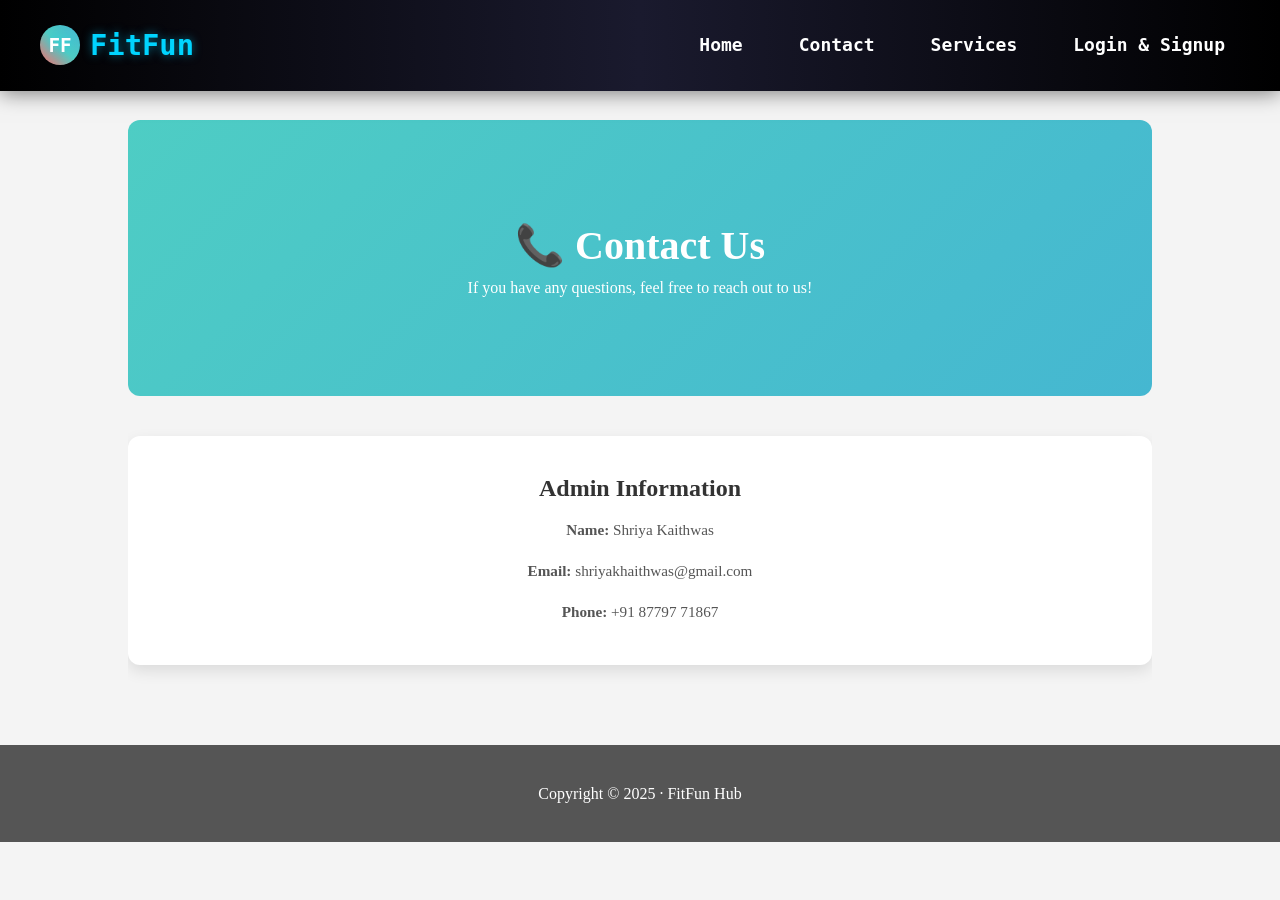
<file: about.html>
<!DOCTYPE html>
<html lang="en">
<head>
  <meta charset="UTF-8">
  <title>Contact Us - FitFun </title>
  <link rel="stylesheet" href="style.css">
</head>
<body>
  <!-- Header -->
  <header id="main-header">
    <nav id="navbar">
      <div class="logo">
        <div class="logo-icon">FF</div>
        FitFun 
      </div>
      <ul class="nav-links">
        <li><a href="index.html">Home</a></li>
        <li><a href="about.html" class="active">Contact</a></li>
        <li><a href="services.html">Services</a></li>
        <li><a href="auth.html">Login & Signup</a></li>
      </ul>
    </nav>
  </header>

  <!-- Contact Section -->
  <main style="margin-top:120px;" class="container">
    <section class="about-hero">
      <h1>📞 Contact Us</h1>
      <p>If you have any questions, feel free to reach out to us!</p>
    </section>

    <section class="about-sections">
      <div class="about-card">
        <h2>Admin Information</h2>
        <p><b>Name:</b> Shriya Kaithwas</p>
        <p><b>Email:</b> shriyakhaithwas@gmail.com</p>
        <p><b>Phone:</b> +91 87797 71867</p>
        
      </div>
    </section>
  </main>

  <!-- Footer -->
  <footer id="main-footer">
    <p>Copyright &copy; 2025 · FitFun Hub</p>
  </footer>
</body>
</html>
</file>
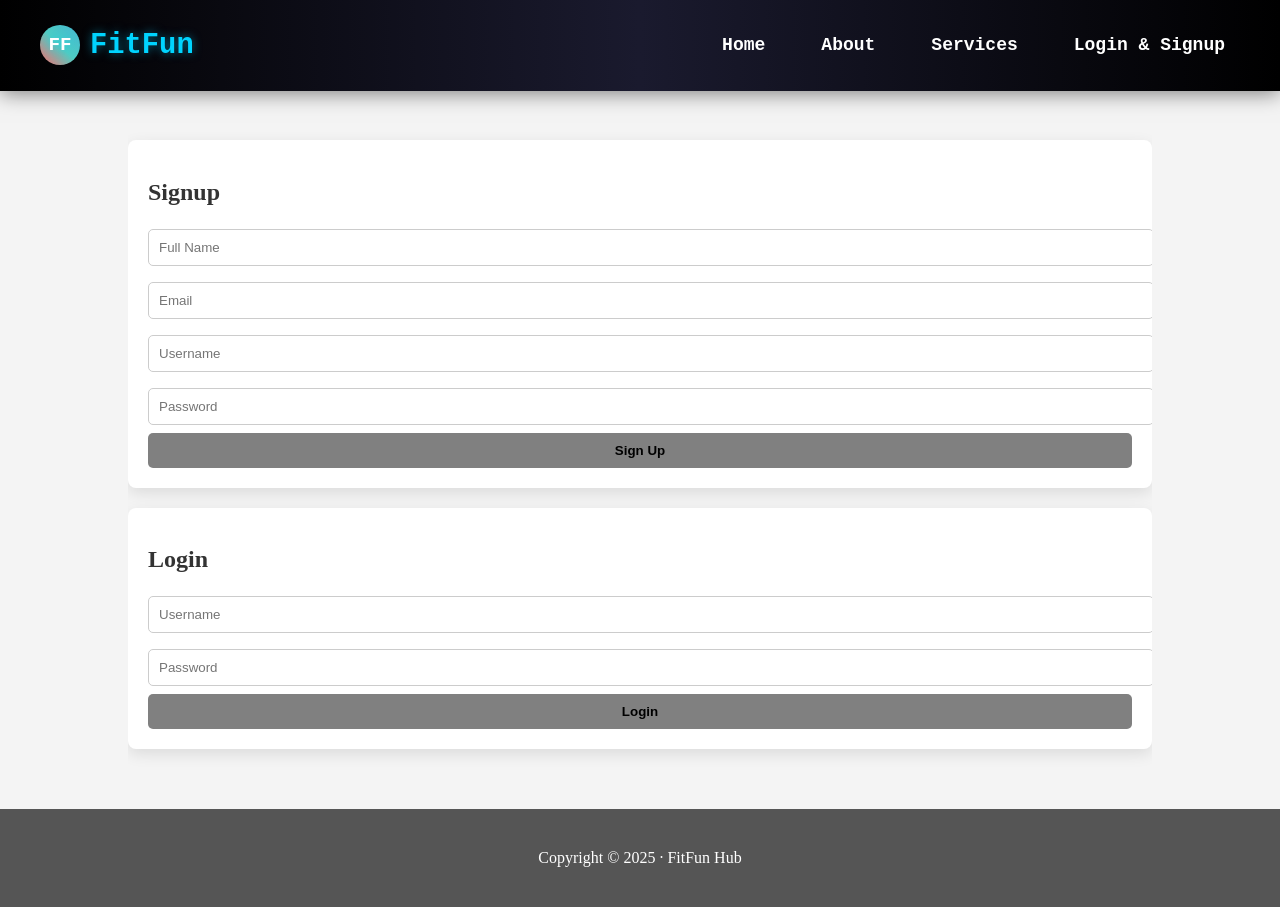
<file: auth.html>
<!DOCTYPE html>
<html lang="en">
<head>
  <meta charset="UTF-8">
  <title>FitFun  - Login & Signup</title>
  <link rel="stylesheet" href="style.css">
</head>
<body>
  <header id="main-header">
    <nav id="navbar">
      <div class="logo">
        <div class="logo-icon">FF</div>
        FitFun 
      </div>
      <ul class="nav-links">
        <li><a href="index.html">Home</a></li>
        <li><a href="index.html#about">About</a></li>
        <li><a href="index.html#services">Services</a></li>
        <li><a href="auth.html" class="active">Login & Signup</a></li>
      </ul>
    </nav>
  </header>

  <main style="margin-top:120px;" class="container">
    <section id="auth">
      <div class="form-box">
        <h2>Signup</h2>
        <form id="signupForm">
          <input type="text" id="fullName" placeholder="Full Name" required>
          <input type="email" id="email" placeholder="Email" required>
          <input type="text" id="usernameSignup" placeholder="Username" required>
          <input type="password" id="passwordSignup" placeholder="Password" required>
          <button type="submit">Sign Up</button>
        </form>
      </div>

      <div class="form-box">
        <h2>Login</h2>
        <form id="loginForm">
          <input type="text" id="usernameLogin" placeholder="Username" required>
          <input type="password" id="passwordLogin" placeholder="Password" required>
          <button type="submit">Login</button>
        </form>
      </div>

      <p id="message"></p>
    </section>
  </main>

  <footer id="main-footer">
    <p>Copyright © 2025 · FitFun Hub</p>
  </footer>

  <script src="api.js"></script>
  <script src="auth.js"></script>
</body>
</html>
</file>
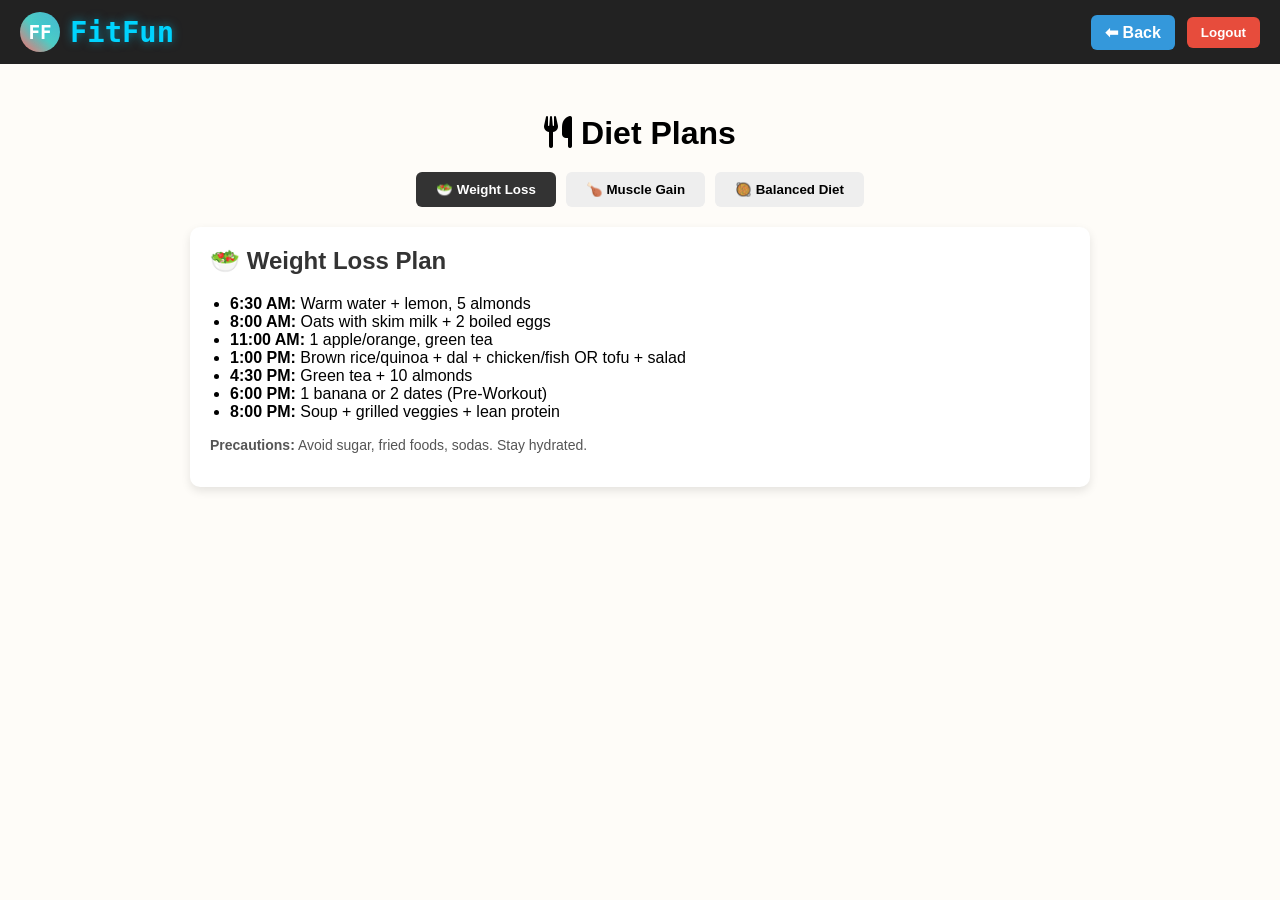
<file: diet.html>
<!DOCTYPE html>
<html lang="en">
<head>
  <meta charset="UTF-8">
  <meta name="viewport" content="width=device-width, initial-scale=1.0">
  <title>Diet Plans - FitFun </title>
  <link rel="stylesheet" href="diet.css">
  <link rel="stylesheet" href="https://cdnjs.cloudflare.com/ajax/libs/font-awesome/6.5.0/css/all.min.css">
</head>
<body>

  <!-- Navbar -->
  <nav class="navbar">
    <div class="logo">
      <span class="logo-icon">FF</span> FitFun 
    </div>
    <div class="nav-actions">
      <a href="fit.html" class="back-btn">⬅ Back</a>
      <button id="logoutBtn" class="logout-btn">Logout</button>
    </div>
  </nav>

  <!-- Main Diet Section -->
  <main class="container">
  <h1><i class="fa-solid fa-utensils"></i> Diet Plans</h1>

  <!-- Tabs -->
  <div class="tabs">
    <button class="tab-btn active" data-target="weight">🥗 Weight Loss</button>
    <button class="tab-btn" data-target="muscle">🍗 Muscle Gain</button>
    <button class="tab-btn" data-target="balanced">🥘 Balanced Diet</button>
  </div>

  <!-- Diet Content -->
  <section id="weight" class="diet-card tab-content active">
    <h2>🥗 Weight Loss Plan</h2>
    <ul>
      <li><b>6:30 AM:</b> Warm water + lemon, 5 almonds</li>
      <li><b>8:00 AM:</b> Oats with skim milk + 2 boiled eggs</li>
      <li><b>11:00 AM:</b> 1 apple/orange, green tea</li>
      <li><b>1:00 PM:</b> Brown rice/quinoa + dal + chicken/fish OR tofu + salad</li>
      <li><b>4:30 PM:</b> Green tea + 10 almonds</li>
      <li><b>6:00 PM:</b> 1 banana or 2 dates (Pre-Workout)</li>
      <li><b>8:00 PM:</b> Soup + grilled veggies + lean protein</li>
    </ul>
    <p><b>Precautions:</b> Avoid sugar, fried foods, sodas. Stay hydrated.</p>
  </section>

  <section id="muscle" class="diet-card tab-content">
    <h2>🍗 Muscle Gain Plan</h2>
    <ul>
      <li><b>6:30 AM:</b> Warm water + honey, almonds, walnuts</li>
      <li><b>8:00 AM:</b> 4 egg whites + 2 whole eggs OR paneer, 2 bread slices, banana shake</li>
      <li><b>11:00 AM:</b> Yogurt + granola + nuts</li>
      <li><b>1:30 PM:</b> Rice/roti, dal, 150–200g chicken/fish OR 100g paneer, veggies</li>
      <li><b>4:30 PM:</b> Protein shake + fruit</li>
      <li><b>6:00 PM:</b> Brown bread + peanut butter, 2 dates (Pre-Workout)</li>
      <li><b>7:30 PM:</b> Whey protein + 1 banana (Post-Workout)</li>
      <li><b>9:00 PM:</b> Chicken/fish/paneer + sweet potato + salad</li>
    </ul>
    <p><b>Precautions:</b> Eat every 3 hours, avoid junk, get 7–8 hours sleep.</p>
  </section>

  <section id="balanced" class="diet-card tab-content">
    <h2>🥘 Balanced Diet (Maintain)</h2>
    <ul>
      <li><b>6:30 AM:</b> Warm water, 4 almonds</li>
      <li><b>8:00 AM:</b> 2 boiled eggs OR paneer + 2 chapatis</li>
      <li><b>11:00 AM:</b> Seasonal fruit</li>
      <li><b>1:00 PM:</b> Roti/rice, dal, sabzi, salad</li>
      <li><b>4:30 PM:</b> Green tea + roasted chickpeas</li>
      <li><b>8:00 PM:</b> Khichdi/roti, paneer/chicken/fish, salad</li>
    </ul>
    <p><b>Precautions:</b> Balanced meals, avoid overeating, stay hydrated.</p>
  </section>
</main>

  <script src="api.js"></script>
  <script src="diet.js"></script>
</body>
</html>
</file>
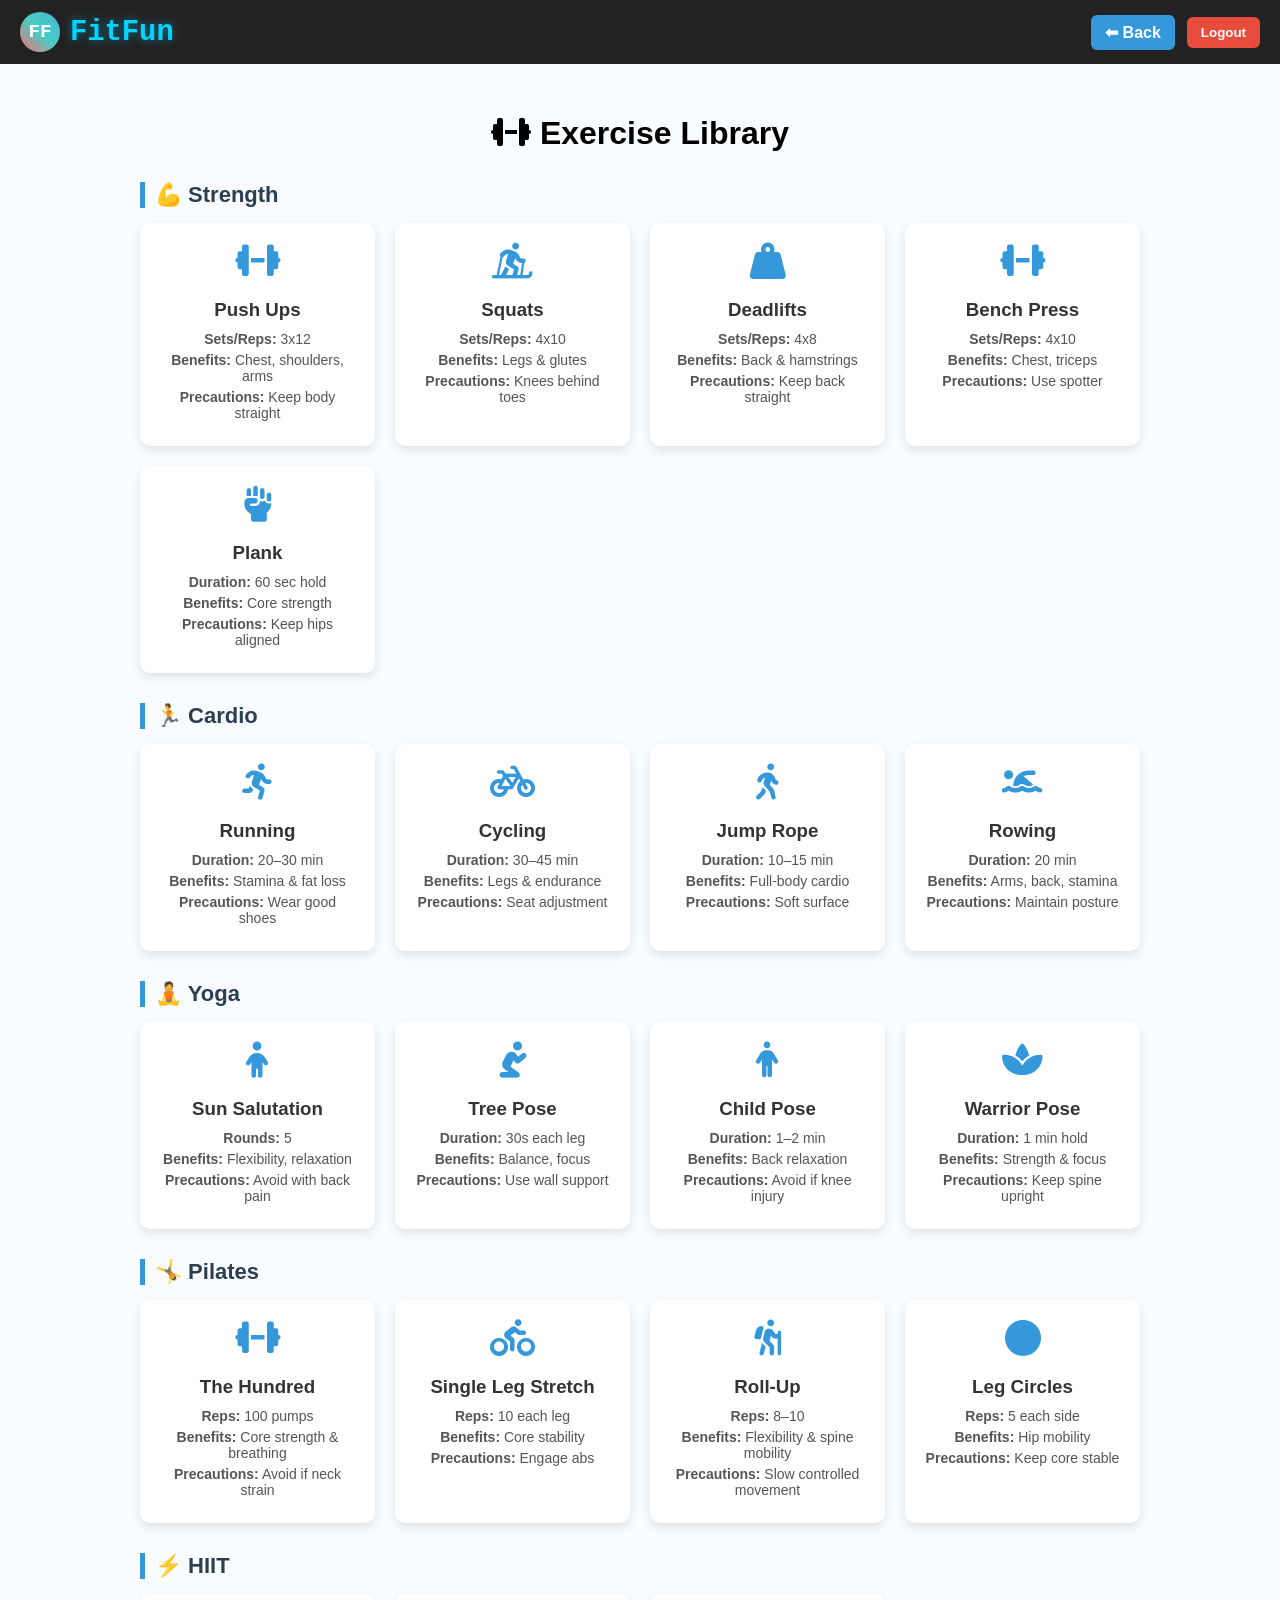
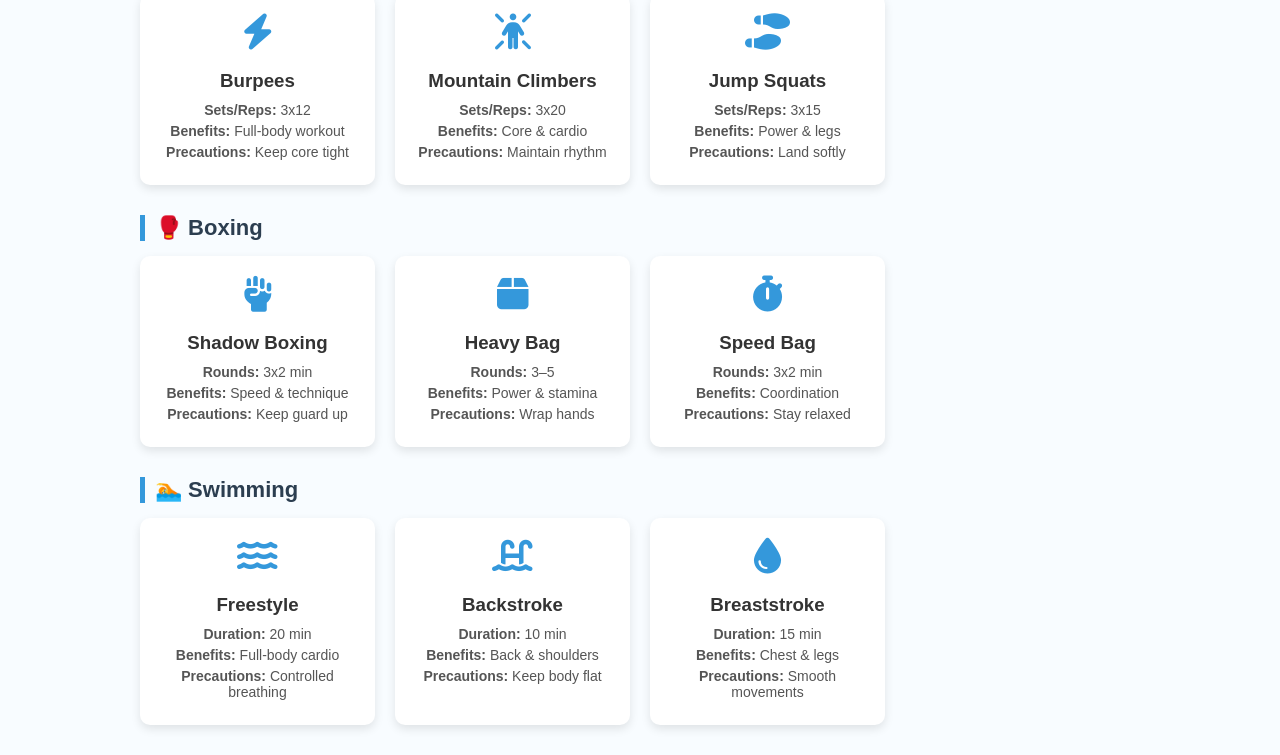
<file: exercise.html>
<!DOCTYPE html>
<html lang="en">
<head>
  <meta charset="UTF-8">
  <meta name="viewport" content="width=device-width, initial-scale=1.0">
  <title>Exercise Library - FitFun </title>
  <link rel="stylesheet" href="exercise.css">
  <link rel="stylesheet" href="https://cdnjs.cloudflare.com/ajax/libs/font-awesome/6.5.0/css/all.min.css">
</head>
<body>

  <!-- Navbar -->
  <nav class="navbar">
    <div class="logo">
      <span class="logo-icon">FF</span> FitFun 
    </div>
    <div class="nav-actions">
      <a href="fit.html" class="back-btn">⬅ Back</a>
      <button id="logoutBtn" class="logout-btn">Logout</button>
    </div>
  </nav>

  <!-- Main Exercise Section -->
  <main class="container">
    <h1><i class="fa-solid fa-dumbbell"></i> Exercise Library</h1>

    <!-- Strength -->
    <h2 class="category-title">💪 Strength</h2>
    <div class="exercise-grid">
      <div class="exercise-card">
        <i class="fa-solid fa-dumbbell icon"></i>
        <h3>Push Ups</h3>
        <p><b>Sets/Reps:</b> 3x12</p>
        <p><b>Benefits:</b> Chest, shoulders, arms</p>
        <p><b>Precautions:</b> Keep body straight</p>
      </div>
      <div class="exercise-card">
        <i class="fa-solid fa-person-skiing-nordic icon"></i>
        <h3>Squats</h3>
        <p><b>Sets/Reps:</b> 4x10</p>
        <p><b>Benefits:</b> Legs & glutes</p>
        <p><b>Precautions:</b> Knees behind toes</p>
      </div>
      <div class="exercise-card">
        <i class="fa-solid fa-weight-hanging icon"></i>
        <h3>Deadlifts</h3>
        <p><b>Sets/Reps:</b> 4x8</p>
        <p><b>Benefits:</b> Back & hamstrings</p>
        <p><b>Precautions:</b> Keep back straight</p>
      </div>
      <div class="exercise-card">
        <i class="fa-solid fa-dumbbell icon"></i>
        <h3>Bench Press</h3>
        <p><b>Sets/Reps:</b> 4x10</p>
        <p><b>Benefits:</b> Chest, triceps</p>
        <p><b>Precautions:</b> Use spotter</p>
      </div>
      <div class="exercise-card">
        <i class="fa-solid fa-hand-fist icon"></i>
        <h3>Plank</h3>
        <p><b>Duration:</b> 60 sec hold</p>
        <p><b>Benefits:</b> Core strength</p>
        <p><b>Precautions:</b> Keep hips aligned</p>
      </div>
    </div>

    <!-- Cardio -->
    <h2 class="category-title">🏃 Cardio</h2>
    <div class="exercise-grid">
      <div class="exercise-card">
        <i class="fa-solid fa-person-running icon"></i>
        <h3>Running</h3>
        <p><b>Duration:</b> 20–30 min</p>
        <p><b>Benefits:</b> Stamina & fat loss</p>
        <p><b>Precautions:</b> Wear good shoes</p>
      </div>
      <div class="exercise-card">
        <i class="fa-solid fa-bicycle icon"></i>
        <h3>Cycling</h3>
        <p><b>Duration:</b> 30–45 min</p>
        <p><b>Benefits:</b> Legs & endurance</p>
        <p><b>Precautions:</b> Seat adjustment</p>
      </div>
      <div class="exercise-card">
        <i class="fa-solid fa-person-walking icon"></i>
        <h3>Jump Rope</h3>
        <p><b>Duration:</b> 10–15 min</p>
        <p><b>Benefits:</b> Full-body cardio</p>
        <p><b>Precautions:</b> Soft surface</p>
      </div>
      <div class="exercise-card">
        <i class="fa-solid fa-person-swimming icon"></i>
        <h3>Rowing</h3>
        <p><b>Duration:</b> 20 min</p>
        <p><b>Benefits:</b> Arms, back, stamina</p>
        <p><b>Precautions:</b> Maintain posture</p>
      </div>
    </div>

    <!-- Yoga -->
    <h2 class="category-title">🧘 Yoga</h2>
    <div class="exercise-grid">
      <div class="exercise-card">
        <i class="fa-solid fa-child icon"></i>
        <h3>Sun Salutation</h3>
        <p><b>Rounds:</b> 5</p>
        <p><b>Benefits:</b> Flexibility, relaxation</p>
        <p><b>Precautions:</b> Avoid with back pain</p>
      </div>
      <div class="exercise-card">
        <i class="fa-solid fa-person-praying icon"></i>
        <h3>Tree Pose</h3>
        <p><b>Duration:</b> 30s each leg</p>
        <p><b>Benefits:</b> Balance, focus</p>
        <p><b>Precautions:</b> Use wall support</p>
      </div>
      <div class="exercise-card">
        <i class="fa-solid fa-person icon"></i>
        <h3>Child Pose</h3>
        <p><b>Duration:</b> 1–2 min</p>
        <p><b>Benefits:</b> Back relaxation</p>
        <p><b>Precautions:</b> Avoid if knee injury</p>
      </div>
      <div class="exercise-card">
        <i class="fa-solid fa-spa icon"></i>
        <h3>Warrior Pose</h3>
        <p><b>Duration:</b> 1 min hold</p>
        <p><b>Benefits:</b> Strength & focus</p>
        <p><b>Precautions:</b> Keep spine upright</p>
      </div>
    </div>

    <!-- Pilates -->
    <h2 class="category-title">🤸 Pilates</h2>
    <div class="exercise-grid">
      <div class="exercise-card">
        <i class="fa-solid fa-dumbbell icon"></i>
        <h3>The Hundred</h3>
        <p><b>Reps:</b> 100 pumps</p>
        <p><b>Benefits:</b> Core strength & breathing</p>
        <p><b>Precautions:</b> Avoid if neck strain</p>
      </div>
      <div class="exercise-card">
        <i class="fa-solid fa-person-biking icon"></i>
        <h3>Single Leg Stretch</h3>
        <p><b>Reps:</b> 10 each leg</p>
        <p><b>Benefits:</b> Core stability</p>
        <p><b>Precautions:</b> Engage abs</p>
      </div>
      <div class="exercise-card">
        <i class="fa-solid fa-person-hiking icon"></i>
        <h3>Roll-Up</h3>
        <p><b>Reps:</b> 8–10</p>
        <p><b>Benefits:</b> Flexibility & spine mobility</p>
        <p><b>Precautions:</b> Slow controlled movement</p>
      </div>
      <div class="exercise-card">
        <i class="fa-solid fa-circle icon"></i>
        <h3>Leg Circles</h3>
        <p><b>Reps:</b> 5 each side</p>
        <p><b>Benefits:</b> Hip mobility</p>
        <p><b>Precautions:</b> Keep core stable</p>
      </div>
    </div>

    <!-- HIIT -->
    <h2 class="category-title">⚡ HIIT</h2>
    <div class="exercise-grid">
      <div class="exercise-card">
        <i class="fa-solid fa-bolt icon"></i>
        <h3>Burpees</h3>
        <p><b>Sets/Reps:</b> 3x12</p>
        <p><b>Benefits:</b> Full-body workout</p>
        <p><b>Precautions:</b> Keep core tight</p>
      </div>
      <div class="exercise-card">
        <i class="fa-solid fa-person-rays icon"></i>
        <h3>Mountain Climbers</h3>
        <p><b>Sets/Reps:</b> 3x20</p>
        <p><b>Benefits:</b> Core & cardio</p>
        <p><b>Precautions:</b> Maintain rhythm</p>
      </div>
      <div class="exercise-card">
        <i class="fa-solid fa-shoe-prints icon"></i>
        <h3>Jump Squats</h3>
        <p><b>Sets/Reps:</b> 3x15</p>
        <p><b>Benefits:</b> Power & legs</p>
        <p><b>Precautions:</b> Land softly</p>
      </div>
    </div>

    <!-- Boxing -->
    <h2 class="category-title">🥊 Boxing</h2>
    <div class="exercise-grid">
      <div class="exercise-card">
        <i class="fa-solid fa-hand-fist icon"></i>
        <h3>Shadow Boxing</h3>
        <p><b>Rounds:</b> 3x2 min</p>
        <p><b>Benefits:</b> Speed & technique</p>
        <p><b>Precautions:</b> Keep guard up</p>
      </div>
      <div class="exercise-card">
        <i class="fa-solid fa-box icon"></i>
        <h3>Heavy Bag</h3>
        <p><b>Rounds:</b> 3–5</p>
        <p><b>Benefits:</b> Power & stamina</p>
        <p><b>Precautions:</b> Wrap hands</p>
      </div>
      <div class="exercise-card">
        <i class="fa-solid fa-stopwatch icon"></i>
        <h3>Speed Bag</h3>
        <p><b>Rounds:</b> 3x2 min</p>
        <p><b>Benefits:</b> Coordination</p>
        <p><b>Precautions:</b> Stay relaxed</p>
      </div>
    </div>

    <!-- Swimming -->
    <h2 class="category-title">🏊 Swimming</h2>
    <div class="exercise-grid">
      <div class="exercise-card">
        <i class="fa-solid fa-water icon"></i>
        <h3>Freestyle</h3>
        <p><b>Duration:</b> 20 min</p>
        <p><b>Benefits:</b> Full-body cardio</p>
        <p><b>Precautions:</b> Controlled breathing</p>
      </div>
      <div class="exercise-card">
        <i class="fa-solid fa-water-ladder icon"></i>
        <h3>Backstroke</h3>
        <p><b>Duration:</b> 10 min</p>
        <p><b>Benefits:</b> Back & shoulders</p>
        <p><b>Precautions:</b> Keep body flat</p>
      </div>
      <div class="exercise-card">
        <i class="fa-solid fa-droplet icon"></i>
        <h3>Breaststroke</h3>
        <p><b>Duration:</b> 15 min</p>
        <p><b>Benefits:</b> Chest & legs</p>
        <p><b>Precautions:</b> Smooth movements</p>
      </div>
    </div>
  </main>
      <script src="api.js"></script>
  <script src="exercise.js"></script>
</body>
</html>
</file>
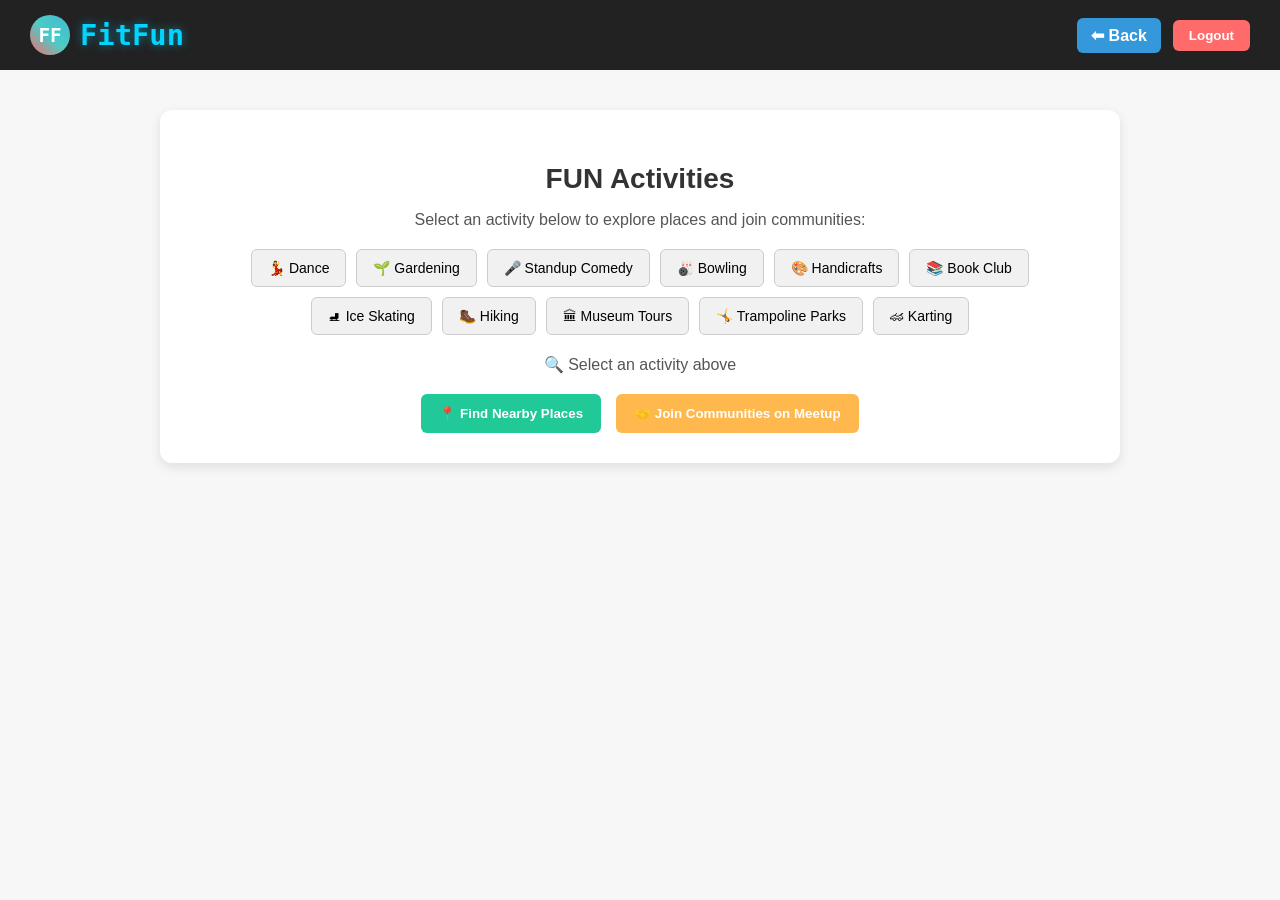
<file: fun.html>
<!DOCTYPE html>
<html lang="en">
<head>
  <meta charset="UTF-8">
  <title>FUN Section - FitFun </title>
  <link rel="stylesheet" href="fun.css">
</head>
<body>
  <!-- Navbar -->
  <nav class="navbar">
    <div class="logo">
      <div class="logo-icon">FF</div>
                FitFun 
            </div>
    </div>
    <div class="nav-actions">
    <a href="dashboard.html" class="back-btn">⬅ Back</a>
    <button id="logoutBtn" class="logout-btn">Logout</button>
  </div>
  </nav>

  <!-- Main FUN Section -->
  <div class="fun-container">
    <h2> FUN Activities</h2>
    <p>Select an activity below to explore places and join communities:</p>

    <!-- Activities grid -->
<div class="activities">
  <button class="activity" data-activity="Dance classes near me">💃 Dance</button>
  <button class="activity" data-activity="Gardening workshops near me">🌱 Gardening</button>
  <button class="activity" data-activity="Comedy clubs near me">🎤 Standup Comedy</button>
  <button class="activity" data-activity="Bowling alleys near me">🎳 Bowling</button>
  <button class="activity" data-activity="Handicraft workshops near me">🎨 Handicrafts</button>
  <button class="activity" data-activity="Book clubs near me">📚 Book Club</button>
  <button class="activity" data-activity="Ice skating rinks near me">⛸ Ice Skating</button>
  <button class="activity" data-activity="Hiking trails near me">🥾 Hiking</button>
  <button class="activity" data-activity="Museums near me">🏛 Museum Tours</button>
  <button class="activity" data-activity="Trampoline parks near me">🤸 Trampoline Parks</button>
  <button class="activity" data-activity="Go karting near me">🏎 Karting</button>
</div>

<!-- Show selection -->
<p id="selectedActivity">🔍 Select an activity above</p>

<!-- Actions -->
<div class="actions">
  <button class="btn find">📍 Find Nearby Places</button>
  <button class="btn meetup">🤝 Join Communities on Meetup</button>
 
</div>
</div>
  <script src="api.js"></script>
  <script src="fun.js"></script>
</body>
</html>
</file>
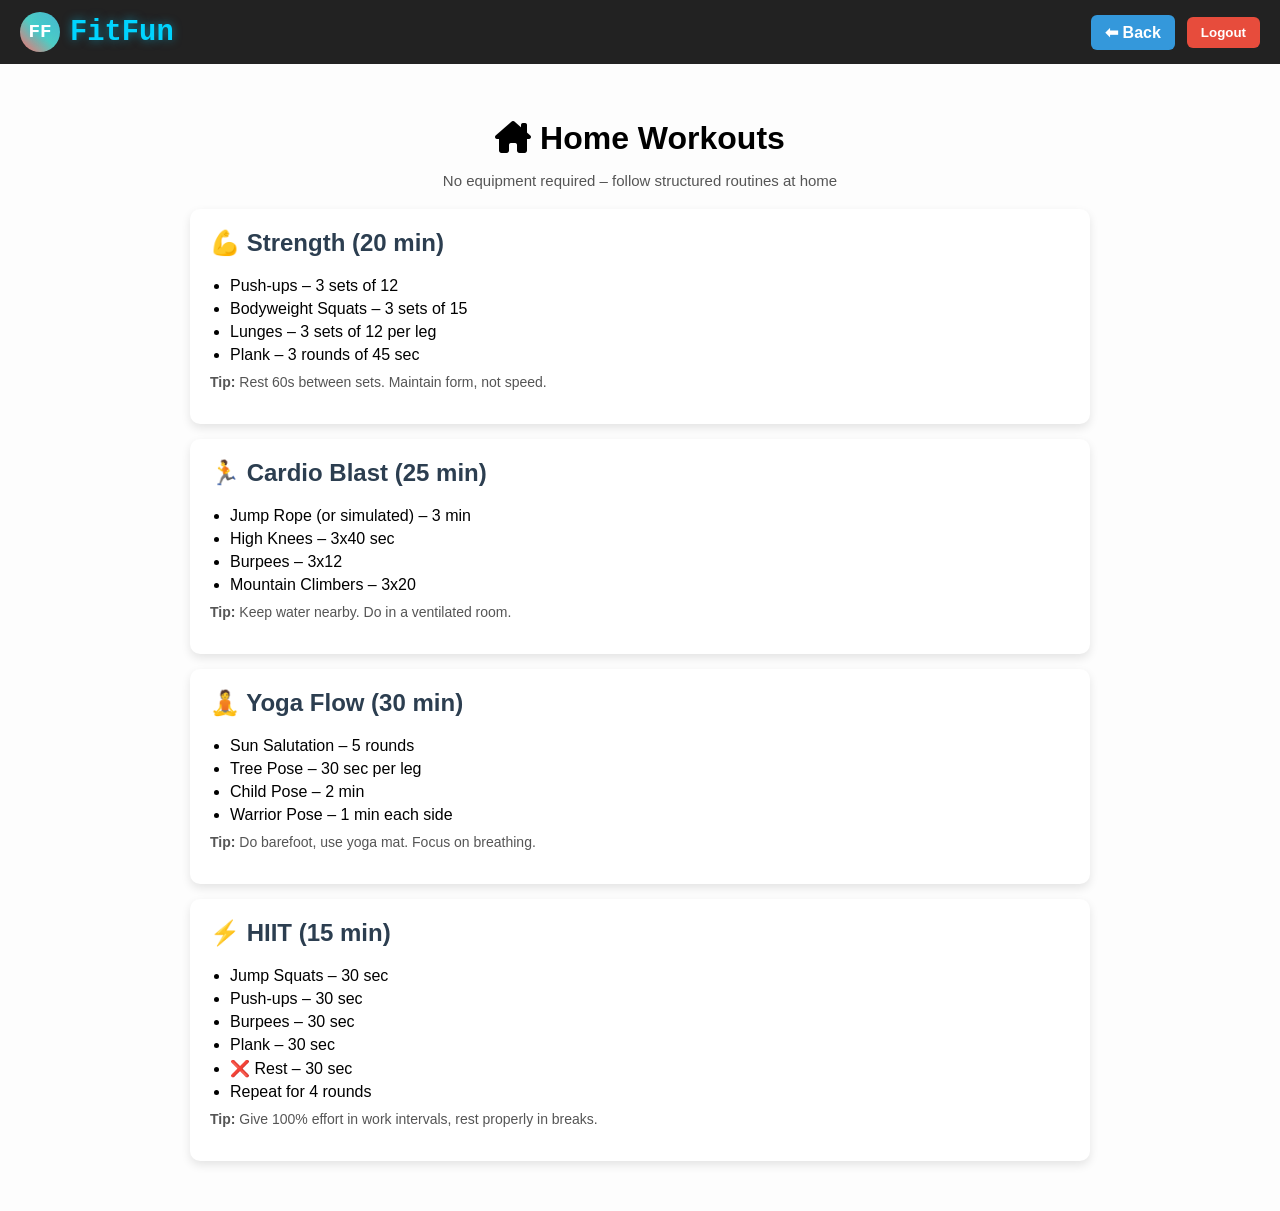
<file: homeworkout.html>
<!DOCTYPE html>
<html lang="en">
<head>
  <meta charset="UTF-8">
  <meta name="viewport" content="width=device-width, initial-scale=1.0">
  <title>Home Workouts - FitFun </title>
  <link rel="stylesheet" href="homeworkout.css">
  <link rel="stylesheet" href="https://cdnjs.cloudflare.com/ajax/libs/font-awesome/6.5.0/css/all.min.css">
</head>
<body>

  <!-- Navbar -->
  <nav class="navbar">
    <div class="logo">
      <span class="logo-icon">FF</span> FitFun 
    </div>
    <div class="nav-actions">
      <a href="fit.html" class="back-btn">⬅ Back</a>
      <button id="logoutBtn" class="logout-btn">Logout</button>
    </div>
  </nav>

  <!-- Main Content -->
  <main class="container">
    <h1><i class="fa-solid fa-house-chimney"></i> Home Workouts</h1>
    <p class="subtitle">No equipment required – follow structured routines at home</p>

    <!-- Strength -->
    <section class="workout-card">
      <h2>💪 Strength (20 min)</h2>
      <ul>
        <li>Push-ups – 3 sets of 12</li>
        <li>Bodyweight Squats – 3 sets of 15</li>
        <li>Lunges – 3 sets of 12 per leg</li>
        <li>Plank – 3 rounds of 45 sec</li>
      </ul>
      <p><b>Tip:</b> Rest 60s between sets. Maintain form, not speed.</p>
    </section>

    <!-- Cardio -->
    <section class="workout-card">
      <h2>🏃 Cardio Blast (25 min)</h2>
      <ul>
        <li>Jump Rope (or simulated) – 3 min</li>
        <li>High Knees – 3x40 sec</li>
        <li>Burpees – 3x12</li>
        <li>Mountain Climbers – 3x20</li>
      </ul>
      <p><b>Tip:</b> Keep water nearby. Do in a ventilated room.</p>
    </section>

    <!-- Yoga -->
    <section class="workout-card">
      <h2>🧘 Yoga Flow (30 min)</h2>
      <ul>
        <li>Sun Salutation – 5 rounds</li>
        <li>Tree Pose – 30 sec per leg</li>
        <li>Child Pose – 2 min</li>
        <li>Warrior Pose – 1 min each side</li>
      </ul>
      <p><b>Tip:</b> Do barefoot, use yoga mat. Focus on breathing.</p>
    </section>

    <!-- HIIT -->
    <section class="workout-card">
      <h2>⚡ HIIT (15 min)</h2>
      <ul>
        <li>Jump Squats – 30 sec</li>
        <li>Push-ups – 30 sec</li>
        <li>Burpees – 30 sec</li>
        <li>Plank – 30 sec</li>
        <li>❌ Rest – 30 sec</li>
        <li>Repeat for 4 rounds</li>
      </ul>
      <p><b>Tip:</b> Give 100% effort in work intervals, rest properly in breaks.</p>
    </section>
  </main>
  <script src="api.js"></script>
  <script src="homeworkout.js"></script>
</body>
</html>
</file>
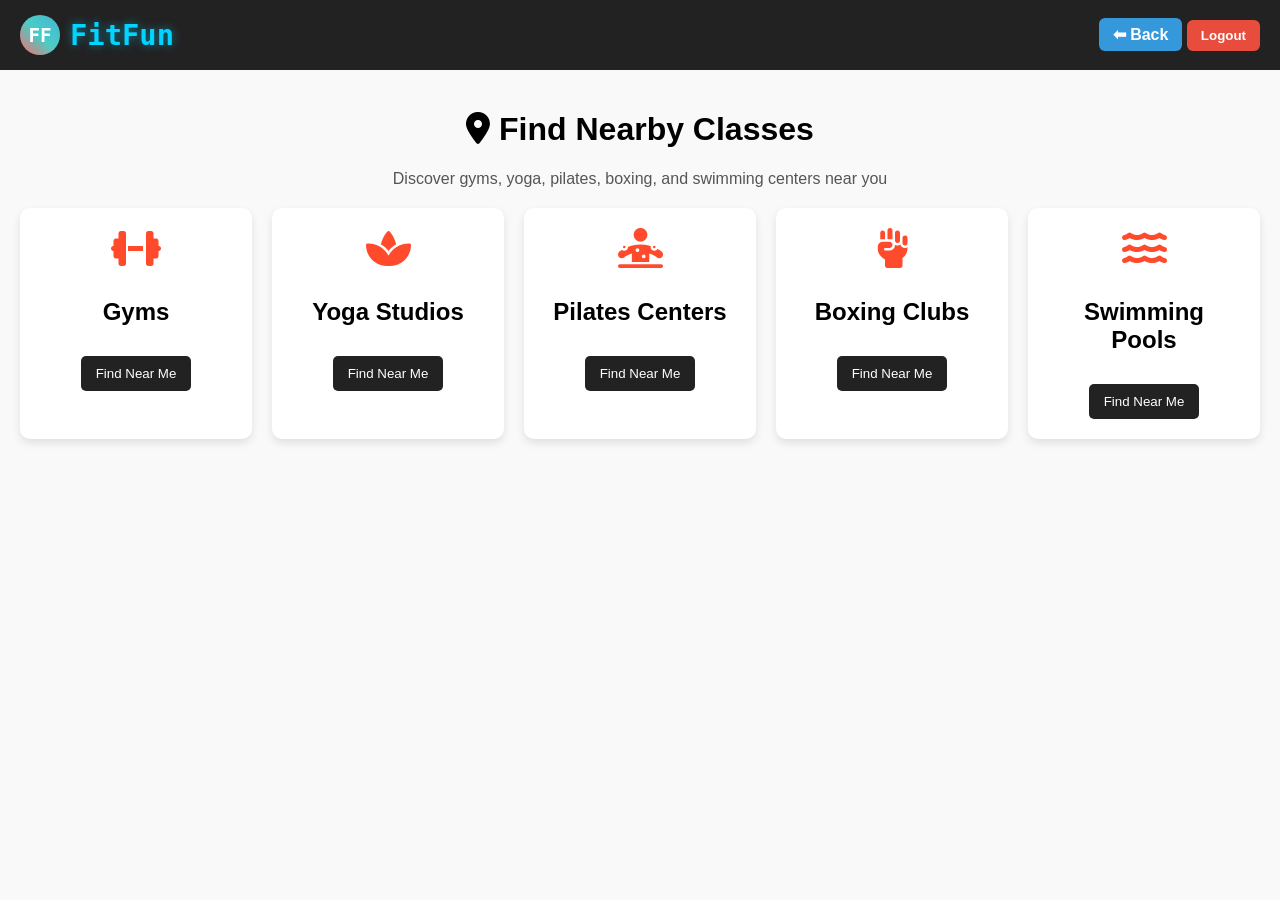
<file: nearby.html>
<!DOCTYPE html>
<html lang="en">
<head>
  <meta charset="UTF-8">
  <meta name="viewport" content="width=device-width, initial-scale=1.0">
  <title>Find Nearby Classes - FitFun </title>
  <link rel="stylesheet" href="nearby.css">
  <link rel="stylesheet" href="https://cdnjs.cloudflare.com/ajax/libs/font-awesome/6.5.0/css/all.min.css">
</head>
<body>

  <!-- Navbar -->
  <nav class="navbar">
    <div class="logo">
      <span class="logo-icon">FF</span> FitFun 
    </div>
    <div class="nav-actions">
      <a href="fit.html" class="back-btn">⬅ Back</a>
      <button id="logoutBtn" class="logout-btn">Logout</button>
    </div>
  </nav>

  <!-- Main Content -->
  <main class="container">
    <h1><i class="fa-solid fa-location-dot"></i> Find Nearby Classes</h1>
    <p class="subtitle">Discover gyms, yoga, pilates, boxing, and swimming centers near you</p>

    <div class="grid">
      <div class="nearby-card">
        <i class="fa-solid fa-dumbbell icon"></i>
        <h2>Gyms</h2>
        <button class="find-btn" data-type="gym">Find Near Me</button>
      </div>

      <div class="nearby-card">
        <i class="fa-solid fa-spa icon"></i>
        <h2>Yoga Studios</h2>
        <button class="find-btn" data-type="yoga">Find Near Me</button>
      </div>

      <div class="nearby-card">
        <i class="fa-solid fa-person-dots-from-line icon"></i>
        <h2>Pilates Centers</h2>
        <button class="find-btn" data-type="pilates">Find Near Me</button>
      </div>

      <div class="nearby-card">
        <i class="fa-solid fa-hand-fist icon"></i>
        <h2>Boxing Clubs</h2>
        <button class="find-btn" data-type="boxing">Find Near Me</button>
      </div>

      <div class="nearby-card">
        <i class="fa-solid fa-water icon"></i>
        <h2>Swimming Pools</h2>
        <button class="find-btn" data-type="swimming">Find Near Me</button>
      </div>
    </div>
  </main>

  <script src="nearby.js"></script>
</body>
</html>
</file>
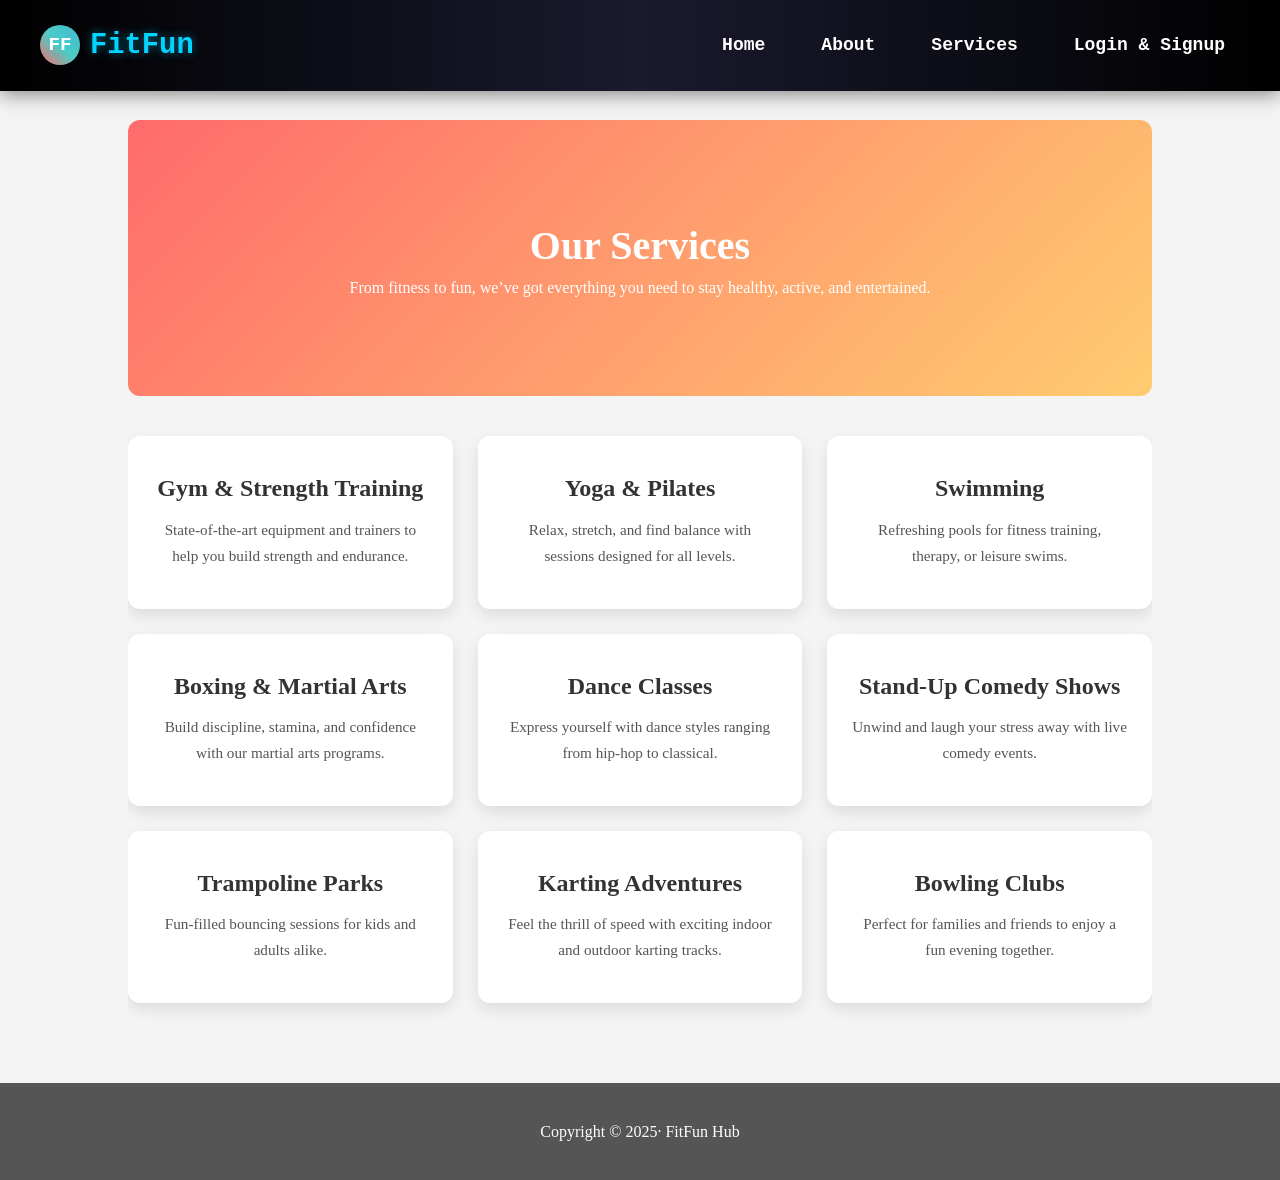
<file: services.html>
<!DOCTYPE html>
<html lang="en">
<head>
  <meta charset="UTF-8">
  <title>Our Services - FitFun </title>
  <link rel="stylesheet" href="style.css">
  
</head>
<body>
  <!-- Header -->
  <header id="main-header">
    <nav id="navbar">
      <div class="logo">
        <div class="logo-icon">FF</div>
        FitFun 
      </div>
      <ul class="nav-links">
        <li><a href="index.html">Home</a></li>
        <li><a href="about.html">About</a></li>
        <li><a href="services.html" class="active">Services</a></li>
        <li><a href="auth.html">Login & Signup</a></li>
      </ul>
    </nav>
  </header>

  <!-- Hero Section -->
  <main style="margin-top:120px;" class="container">
    <section class="services-hero">
      <h1> Our Services</h1>
      <p>From fitness to fun, we’ve got everything you need to stay healthy, active, and entertained.</p>
    </section>

    <!-- Services Grid -->
    <section class="service-sections">
      <div class="service-card">
        <h2>Gym & Strength Training</h2>
        <p>State-of-the-art equipment and trainers to help you build strength and endurance.</p>
      </div>

      <div class="service-card">
        <h2>Yoga & Pilates</h2>
        <p>Relax, stretch, and find balance with sessions designed for all levels.</p>
      </div>

      <div class="service-card">
        <h2>Swimming</h2>
        <p>Refreshing pools for fitness training, therapy, or leisure swims.</p>
      </div>

      <div class="service-card">
        <h2>Boxing & Martial Arts</h2>
        <p>Build discipline, stamina, and confidence with our martial arts programs.</p>
      </div>

      <div class="service-card">
        <h2>Dance Classes</h2>
        <p>Express yourself with dance styles ranging from hip-hop to classical.</p>
      </div>

      <div class="service-card">
        <h2>Stand-Up Comedy Shows</h2>
        <p>Unwind and laugh your stress away with live comedy events.</p>
      </div>

      <div class="service-card">
        <h2>Trampoline Parks</h2>
        <p>Fun-filled bouncing sessions for kids and adults alike.</p>
      </div>

      <div class="service-card">
        <h2>Karting Adventures</h2>
        <p>Feel the thrill of speed with exciting indoor and outdoor karting tracks.</p>
      </div>

      <div class="service-card">
        <h2>Bowling Clubs</h2>
        <p>Perfect for families and friends to enjoy a fun evening together.</p>
      </div>
    </section>
  </main>

  <!-- Footer -->
  <footer id="main-footer">
    <p>Copyright &copy; 2025· FitFun Hub</p>
  </footer>
</body>
</html>
</file>
<file: style.css>
body{
    background-color: #f4f4f4;
    color:#555;
    font-family: serif;
    font-size: 16px;
    line-height:1.6em;
    margin:0;
}

/* Enhanced UI Components */
.loading {
    display: inline-block;
    width: 20px;
    height: 20px;
    border: 3px solid #f3f3f3;
    border-top: 3px solid #00d4ff;
    border-radius: 50%;
    animation: spin 1s linear infinite;
    margin-right: 10px;
}

@keyframes spin {
    0% { transform: rotate(0deg); }
    100% { transform: rotate(360deg); }
}

.message {
    padding: 10px 15px;
    margin: 10px 0;
    border-radius: 5px;
    font-weight: 500;
    transition: all 0.3s ease;
}

.message.success {
    background-color: #d4edda;
    color: #155724;
    border: 1px solid #c3e6cb;
}

.message.error {
    background-color: #f8d7da;
    color: #721c24;
    border: 1px solid #f5c6cb;
}

.message.info {
    background-color: #d1ecf1;
    color: #0c5460;
    border: 1px solid #bee5eb;
}

/* Button enhancements */
button:disabled {
    opacity: 0.6;
    cursor: not-allowed;
}

button {
    transition: all 0.3s ease;
}

button:hover:not(:disabled) {
    transform: translateY(-2px);
    box-shadow: 0 4px 8px rgba(0, 0, 0, 0.2);
}

/* Form enhancements */
input:focus {
    outline: none;
    border-color: #00d4ff;
    box-shadow: 0 0 5px rgba(0, 212, 255, 0.3);
}

/* Loading overlay */
.loading-overlay {
    position: fixed;
    top: 0;
    left: 0;
    width: 100%;
    height: 100%;
    background-color: rgba(0, 0, 0, 0.5);
    display: flex;
    justify-content: center;
    align-items: center;
    z-index: 9999;
}

.loading-spinner {
    width: 50px;
    height: 50px;
    border: 5px solid #f3f3f3;
    border-top: 5px solid #00d4ff;
    border-radius: 50%;
    animation: spin 1s linear infinite;
}

.container{
    width:80%;
    margin:auto;
    overflow: hidden;
}


#main-header{
   background: linear-gradient(90deg, #000000 0%, #1a1a2e 50%, #000000 100%);
   padding: 1rem 0;
   position: fixed;
   width: 100%;
   top: 0;
   z-index: 1000;
   box-shadow: 0 2px 20px rgba(0, 0, 0, 0.5);
}
.logo {
            display: flex;
            align-items: center;
            font-family: 'Orbitron', monospace;
            font-weight: 900;
            font-size: 1.8rem;
            color: #00d4ff;
            text-shadow: 0 0 10px rgba(0, 212, 255, 0.5);
        }

        .logo-icon {
            width: 40px;
            height: 40px;
            margin-right: 10px;
            background: linear-gradient(45deg, #ff6b6b, #4ecdc4, #45b7d1);
            border-radius: 50%;
            display: flex;
            align-items: center;
            justify-content: center;
            font-weight: bold;
            color: white;
            font-size: 1.2rem;
        }
        .nav-links {
            display: flex;
        }

        .nav-links a {
            color: #ffffff;
            text-decoration: none;
            font-weight: 600;
            font-size: 1.1rem;
            padding: 0.5rem 1rem;
            border-radius: 25px;
            transition: all 0.3s ease;
            font-family: 'Orbitron', monospace;
            cursor: pointer;
        }

        .nav-links a:hover {
            background: linear-gradient(45deg, #ff6b6b, #4ecdc4);
            transform: translateY(-2px);
            box-shadow: 0 5px 15px rgba(0, 0, 0, 0.3);
        }


#navbar{
    max-width: 1200px;
            margin: 0 auto;
            display: flex;
            justify-content: space-between;
            align-items: center;
            padding: 0 2rem;
}

#navbar ul{
    padding:0;
    list-style: none;
    gap: 25px;
}

#navbar li{
    display: inline;
   
}
#navbar a{
    color: #fff;
    text-decoration: none;
    font-size: 18px;
    padding-right: 15px;
    
}

#showcase{
    background-image: url('images/showcase.png');
    background-position: center;
    min-height:760px;
    margin-bottom: 30px;
    text-align: center;
    background-repeat: no-repeat;
}

#showcase h1{
    color:#333;
    font-size: 35px;
    line-height: 1.6em;
    padding-top: 30px;
}

#main{
    float:left;
    width:70%;
    padding:0 30px;
    box-sizing: border-box;
}

#sidebar{
    float:right;
    width:30%;
    background: #333;
    color: #fff;
    padding:0 10px;
    box-sizing: border-box;
}

#main-footer{
    background: #555;
    color: #fff;
    text-align: center;
    padding: 20px;
    margin-top: 40px;
}

@media(max-width:600px){
    #main{
        width:100%;
        float:none;
    }

    #sidebar{
        width: 100%;
        float:none;
    }
}
.form-box {
  background: #fff;
  padding: 20px;
  margin: 20px 0;
  border-radius: 8px;
  box-shadow: 0 5px 15px rgba(0,0,0,0.1);
}

.form-box h2 { margin-bottom: 15px; color: #333; }

.form-box input {
  width: 100%; padding: 10px; margin: 8px 0;
  border: 1px solid #ccc; border-radius: 5px;
}
.form-box button {
  width: 100%; padding: 10px; background: gray;
  border: none; border-radius: 5px; font-weight: bold; cursor: pointer;
}
.form-box button:hover { background: #45b7d1; }
#message { margin-top: 10px; color: #ff6b6b; font-weight: bold; }


    /*  styling just for about page */
    .about-hero {
      background: linear-gradient(135deg, #4ecdc4, #45b7d1);
      color: #fff;
      padding: 80px 20px;
      text-align: center;
      border-radius: 12px;
      margin-bottom: 40px;
    }
    .about-hero h1 {
      font-size: 2.5rem;
      margin-bottom: 15px;
    }
    .about-sections {
      display: grid;
      grid-template-columns: repeat(auto-fit, minmax(250px, 1fr));
      gap: 25px;
      margin: 40px 0;
    }
    .about-card {
      background: #fff;
      padding: 25px;
      border-radius: 12px;
      box-shadow: 0 6px 15px rgba(0,0,0,0.1);
      transition: transform 0.3s ease;
      text-align: center;
    }
    .about-card:hover {
      transform: translateY(-5px);
    }
    .about-card h2 {
      margin: 15px 0;
      color: #333;
    }
    .about-card p {
      color: #555;
      font-size: 0.95rem;
    }
    
  
    /* styling for services page */
    .services-hero {
      background: linear-gradient(135deg, #ff6b6b, #ffcc70);
      color: #fff;
      padding: 80px 20px;
      text-align: center;
      border-radius: 12px;
      margin-bottom: 40px;
    }
    .services-hero h1 {
      font-size: 2.5rem;
      margin-bottom: 15px;
    }
    .service-sections {
      display: grid;
      grid-template-columns: repeat(auto-fit, minmax(250px, 1fr));
      gap: 25px;
      margin: 40px 0;
    }
    .service-card {
      background: #fff;
      padding: 25px;
      border-radius: 12px;
      box-shadow: 0 6px 15px rgba(0,0,0,0.1);
      transition: transform 0.3s ease;
      text-align: center;
    }
    .service-card:hover {
      transform: translateY(-5px);
    }
    .service-card h2 {
      margin: 15px 0;
      color: #333;
    }
    .service-card p {
      color: #555;
      font-size: 0.95rem;
    }
</file>
<file: diet.css>
body {
  margin: 0;
  font-family: "Segoe UI", sans-serif;
  background: #fefcf8;
}

/* Navbar (same as fit.css) */
.navbar {
  display: flex;
  justify-content: space-between;
  align-items: center;
  background: #222;
  color: #fff;
  padding: 12px 20px;
}
.logo {
   display: flex;
 align-items: center;
 font-family: 'Orbitron', monospace;
 font-weight: 900;
 font-size: 1.8rem;
 color: #00d4ff;
 text-shadow: 0 0 10px rgba(0, 212, 255, 0.5);
}
.logo-icon {
  width: 40px;
   height: 40px;
   margin-right: 10px;
   background: linear-gradient(45deg, #ff6b6b, #4ecdc4, #45b7d1);
   border-radius: 50%;
   display: flex;
   align-items: center;
   justify-content: center;
   font-weight: bold;
   color: white;
   font-size: 1.2rem;
}
.nav-actions { display: flex; gap: 12px; align-items: center; }
.back-btn, .logout-btn { padding: 8px 14px; border-radius: 6px; color: white; font-weight: bold; text-decoration: none; border: none; cursor: pointer; }
.back-btn { background: #3498db; }
.back-btn:hover { background: #217dbb; }
.logout-btn { background: #e74c3c; }
.logout-btn:hover { background: #c0392b; }
/* Diet Section */
.container { max-width: 900px; margin: 20px auto; padding: 10px; }
h1 { text-align: center; margin-bottom: 20px; }

.diet-card {
  background: #fff;
  border-radius: 10px;
  padding: 20px;
  margin: 15px 0;
  box-shadow: 0 4px 10px rgba(0,0,0,0.1);
}
.diet-card h2 { margin-top: 0; color: #333; }
.diet-card ul { padding-left: 20px; }
.diet-card p { margin-top: 10px; font-size: 14px; color: #555; }

.tabs {
  display: flex;
  justify-content: center;
  margin-bottom: 20px;
}

.tab-btn {
  padding: 10px 20px;
  margin: 0 5px;
  border: none;
  background: #eee;
  cursor: pointer;
  font-weight: bold;
  border-radius: 6px;
}

.tab-btn.active {
  background: #333;
  color: white;
}

.tab-content {
  display: none;
}

.tab-content.active {
  display: block;
}
</file>
<file: exercise.css>
body {
  margin: 0;
  font-family: "Segoe UI", sans-serif;
  background: #f8fcff;
}

/* Navbar  */
.navbar { display: flex;
     justify-content: space-between;
      align-items: center;
       background:#222;
       padding: 12px 20px; color: #fff; 
       padding: 12px 20px; }

.logo {  display: flex;
 align-items: center;
 font-family: 'Orbitron', monospace;
 font-weight: 900;
 font-size: 1.8rem;
 color: #00d4ff;
 text-shadow: 0 0 10px rgba(0, 212, 255, 0.5); }

.logo-icon { width: 40px;
   height: 40px;
   margin-right: 10px;
   background: linear-gradient(45deg, #ff6b6b, #4ecdc4, #45b7d1);
   border-radius: 50%;
   display: flex;
   align-items: center;
   justify-content: center;
   font-weight: bold;
   color: white;
   font-size: 1.2rem;}
.nav-actions { display: flex; gap: 12px; align-items: center; }
.back-btn, .logout-btn { padding: 8px 14px; border-radius: 6px; color: white; font-weight: bold; text-decoration: none; border: none; cursor: pointer; }
.back-btn { background: #3498db; }
.back-btn:hover { background: #217dbb; }
.logout-btn { background: #e74c3c; }
.logout-btn:hover { background: #c0392b; }

/* Exercises */
.container { max-width: 1000px; margin: 20px auto; padding: 10px; }
h1 { text-align: center; margin-bottom: 20px; }

.exercise-grid {
  display: grid;
  grid-template-columns: repeat(auto-fill, minmax(220px, 1fr));
  gap: 20px;
}

.exercise-card {
  background: #fff;
  padding: 20px;
  border-radius: 10px;
  box-shadow: 0 4px 10px rgba(0,0,0,0.1);
  text-align: center;
  transition: transform 0.2s;
}

.exercise-card:hover {
  transform: translateY(-5px);
}

.exercise-card h3 { margin: 10px 0; color: #333; }
.exercise-card p { font-size: 14px; margin: 5px 0; color: #555; }

.icon {
  font-size: 36px;
  color: #3498db;
  margin-bottom: 10px;
}

.category-title {
  margin: 30px 0 15px;
  font-size: 22px;
  font-weight: bold;
  color: #2c3e50;
  border-left: 5px solid #3498db;
  padding-left: 10px;
}
</file>
<file: fun.css>
body {
  margin: 0;
  font-family: "Segoe UI", sans-serif;
  background: #f7f7f7;
  color: #333;
}

/* Navbar */
.navbar {
  background: #222;
  color: #fff;
  padding: 15px 30px;
  display: flex;
  justify-content: space-between;
  align-items: center;
}
.navbar .logo {
   display: flex;
            align-items: center;
            font-family: 'Orbitron', monospace;
            font-weight: 900;
            font-size: 1.8rem;
            color: #00d4ff;
            text-shadow: 0 0 10px rgba(0, 212, 255, 0.5);
        }

        .logo-icon {
            width: 40px;
            height: 40px;
            margin-right: 10px;
            background: linear-gradient(45deg, #ff6b6b, #4ecdc4, #45b7d1);
            border-radius: 50%;
            display: flex;
            align-items: center;
            justify-content: center;
            font-weight: bold;
            color: white;
            font-size: 1.2rem;
        }
        .nav-actions {
  display: flex;
  align-items: center;
  gap: 12px;
}

.back-btn, .logout-btn { padding: 8px 14px; border-radius: 6px; color: white; font-weight: bold; text-decoration: none; border: none; cursor: pointer; }
.back-btn { background: #3498db; }
.back-btn:hover { background: #217dbb; }
.logout-btn { background: #e74c3c; }
.logout-btn:hover { background: #c0392b; }

        
.navbar button {
  background: #ff6b6b;
  border: none;
  padding: 8px 16px;
  border-radius: 6px;
  cursor: pointer;
  color: white;
  font-weight: bold;
}
.navbar button:hover {
  background: #ff5252;
}

/* Main Container */
.fun-container {
  max-width: 900px;
  margin: 40px auto;
  padding: 30px;
  background: #fff;
  border-radius: 12px;
  box-shadow: 0 4px 12px rgba(0,0,0,0.1);
  text-align: center;
}
.fun-container h2 {
  font-size: 28px;
  margin-bottom: 10px;
}
.fun-container p {
  margin-bottom: 20px;
  color: #555;
}

/* Activities */
.activities {
  display: flex;
  flex-wrap: wrap;
  justify-content: center;
  gap: 10px;
  margin-bottom: 20px;
}
.activities .activity {
  padding: 10px 16px;
  border: 1px solid #ccc;
  border-radius: 6px;
  background: #f1f1f1;
  cursor: pointer;
  font-size: 14px;
  transition: all 0.3s;
}
.activities .activity:hover {
  background: #e6e6e6;
  transform: scale(1.05);
}

/* Action Buttons */
.actions {
  display: flex;
  flex-wrap: wrap;
  justify-content: center;
  gap: 15px;
  margin-top: 20px;
}
.actions .btn {
  border: none;
  padding: 12px 18px;
  border-radius: 6px;
  font-weight: bold;
  cursor: pointer;
  transition: 0.3s;
}
.actions .find {
  background: #20c997;
  color: white;
}
.actions .find:hover {
  background: #17a589;
}
.actions .meetup {
  background: #ffb84d;
  color: white;
}
.actions .meetup:hover {
  background: #ffa31a;
}
.actions .facebook {
  background: #ff6b6b;
  color: white;
}
.actions .facebook:hover {
  background: #ff5252;
}

.activity.active {
  background: #4ecdc4;
  color: #fff;
  transform: scale(1.03);
  box-shadow: 0 6px 14px rgba(0,0,0,.12);
}
</file>
<file: homeworkout.css>
body {
  margin: 0;
  font-family: "Segoe UI", sans-serif;
  background: #fdfdfd;
}

/* Navbar */
.navbar {
  display: flex;
  justify-content: space-between;
  align-items: center;
  background: #222;
  color: #fff;
  padding: 12px 20px;
}
.logo {
  display: flex;
            align-items: center;
            font-family: 'Orbitron', monospace;
            font-weight: 900;
            font-size: 1.8rem;
            color: #00d4ff;
            text-shadow: 0 0 10px rgba(0, 212, 255, 0.5);
}
.logo-icon {
  width: 40px;
            height: 40px;
            margin-right: 10px;
            background: linear-gradient(45deg, #ff6b6b, #4ecdc4, #45b7d1);
            border-radius: 50%;
            display: flex;
            align-items: center;
            justify-content: center;
            font-weight: bold;
            color: white;
            font-size: 1.2rem;
}
.nav-actions {
  display: flex;
  gap: 12px;
  align-items: center;
}
.back-btn, .logout-btn { padding: 8px 14px; border-radius: 6px; color: white; font-weight: bold; text-decoration: none; border: none; cursor: pointer; }
.back-btn { background: #3498db; }
.back-btn:hover { background: #217dbb; }
.logout-btn { background: #e74c3c; }
.logout-btn:hover { background: #c0392b; }

/* Container */
.container {
  max-width: 900px;
  margin: 20px auto;
  padding: 15px;
}
h1 {
  text-align: center;
  margin-bottom: 5px;
}
.subtitle {
  text-align: center;
  font-size: 15px;
  margin-bottom: 20px;
  color: #555;
}

/* Workout Cards */
.workout-card {
  background: #fff;
  border-radius: 10px;
  padding: 20px;
  margin: 15px 0;
  box-shadow: 0 4px 10px rgba(0,0,0,0.1);
}
.workout-card h2 {
  margin-top: 0;
  color: #2c3e50;
}
.workout-card ul {
  padding-left: 20px;
  margin: 10px 0;
}
.workout-card li {
  margin: 5px 0;
}
.workout-card p {
  margin-top: 10px;
  font-size: 14px;
  color: #555;
}
</file>
<file: nearby.css>
body {
  font-family: Arial, sans-serif;
  margin: 0;
  padding: 0;
  background: #f9f9f9;
}

.navbar {
  display: flex;
  justify-content: space-between;
  align-items: center;
  background: #222;
  color: #fff;
  padding: 15px 20px;
}

.logo {
  display: flex;
            align-items: center;
            font-family: 'Orbitron', monospace;
            font-weight: 900;
            font-size: 1.8rem;
            color: #00d4ff;
            text-shadow: 0 0 10px rgba(0, 212, 255, 0.5);
}

.logo-icon {
  width: 40px;
            height: 40px;
            margin-right: 10px;
            background: linear-gradient(45deg, #ff6b6b, #4ecdc4, #45b7d1);
            border-radius: 50%;
            display: flex;
            align-items: center;
            justify-content: center;
            font-weight: bold;
            color: white;
            font-size: 1.2rem;
}

.back-btn, .logout-btn { padding: 8px 14px; border-radius: 6px; color: white; font-weight: bold; text-decoration: none; border: none; cursor: pointer; }
.back-btn { background: #3498db; }
.back-btn:hover { background: #217dbb; }
.logout-btn { background: #e74c3c; }
.logout-btn:hover { background: #c0392b; }
.container {
  padding: 20px;
  text-align: center;
}

.subtitle {
  margin-bottom: 20px;
  color: #555;
}

.grid {
  display: grid;
  grid-template-columns: repeat(auto-fit, minmax(220px, 1fr));
  gap: 20px;
}

.nearby-card {
  background: #fff;
  padding: 20px;
  border-radius: 10px;
  box-shadow: 0px 4px 8px rgba(0,0,0,0.1);
  text-align: center;
  transition: transform 0.2s ease-in-out;
}

.nearby-card:hover {
  transform: translateY(-5px);
}

.icon {
  font-size: 2.5em;
  margin-bottom: 10px;
  color: #ff4b2b;
}

.find-btn {
  margin-top: 10px;
  background: #222;
  color: #fff;
  border: none;
  padding: 10px 15px;
  border-radius: 5px;
  cursor: pointer;
}

.find-btn:hover {
  background: #ff4b2b;
}
</file>
